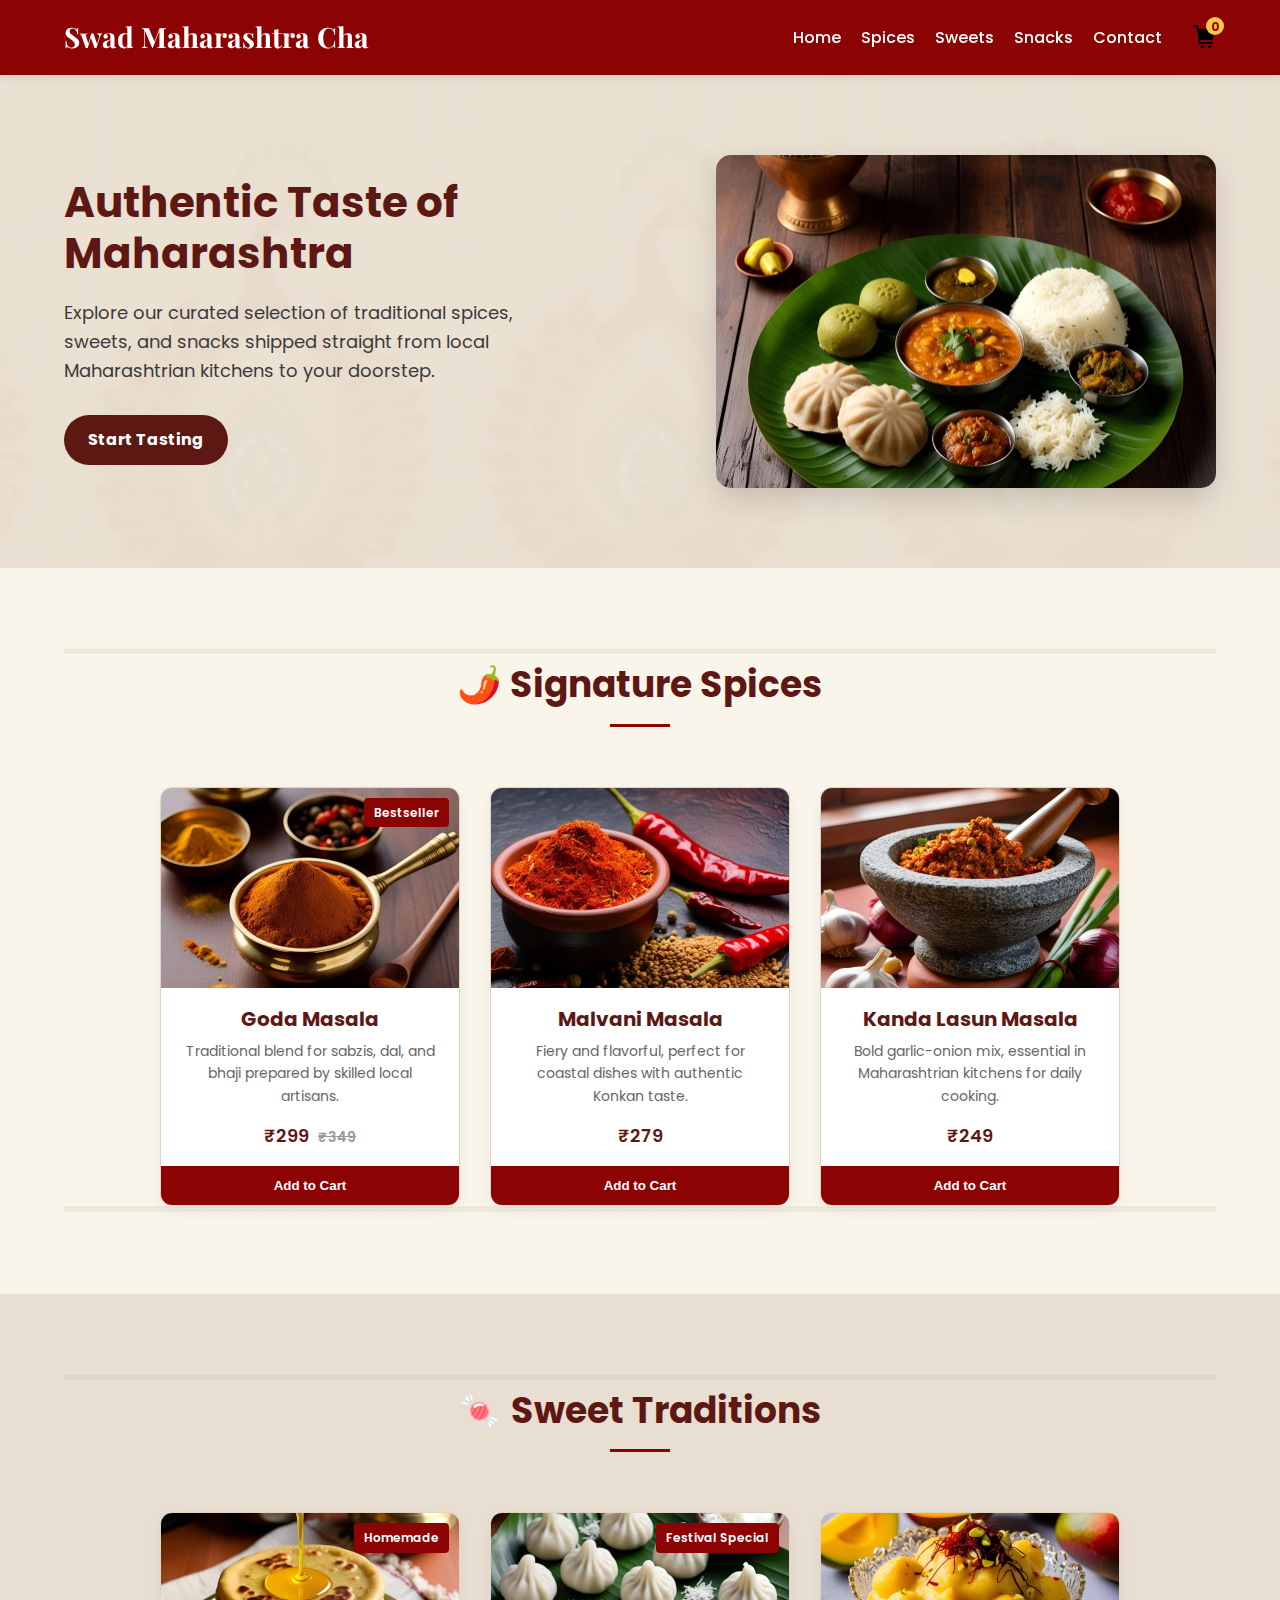
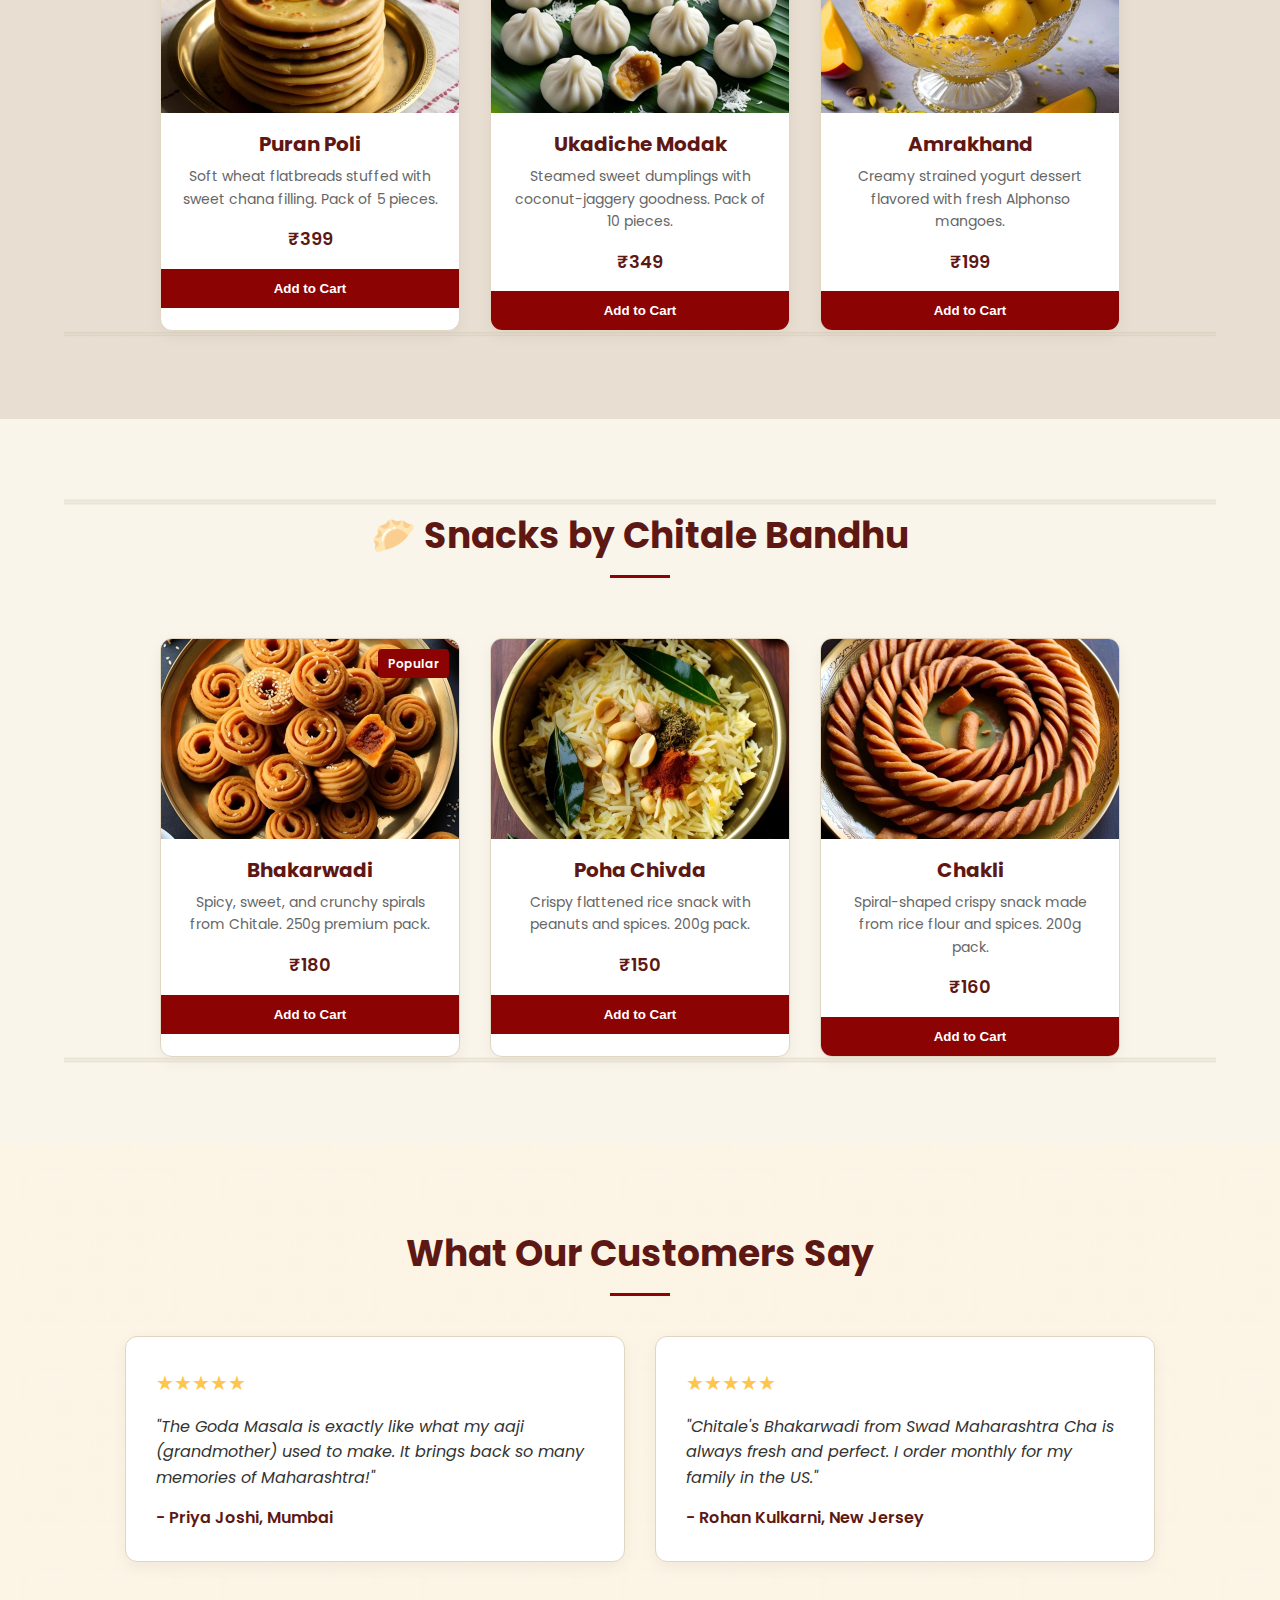
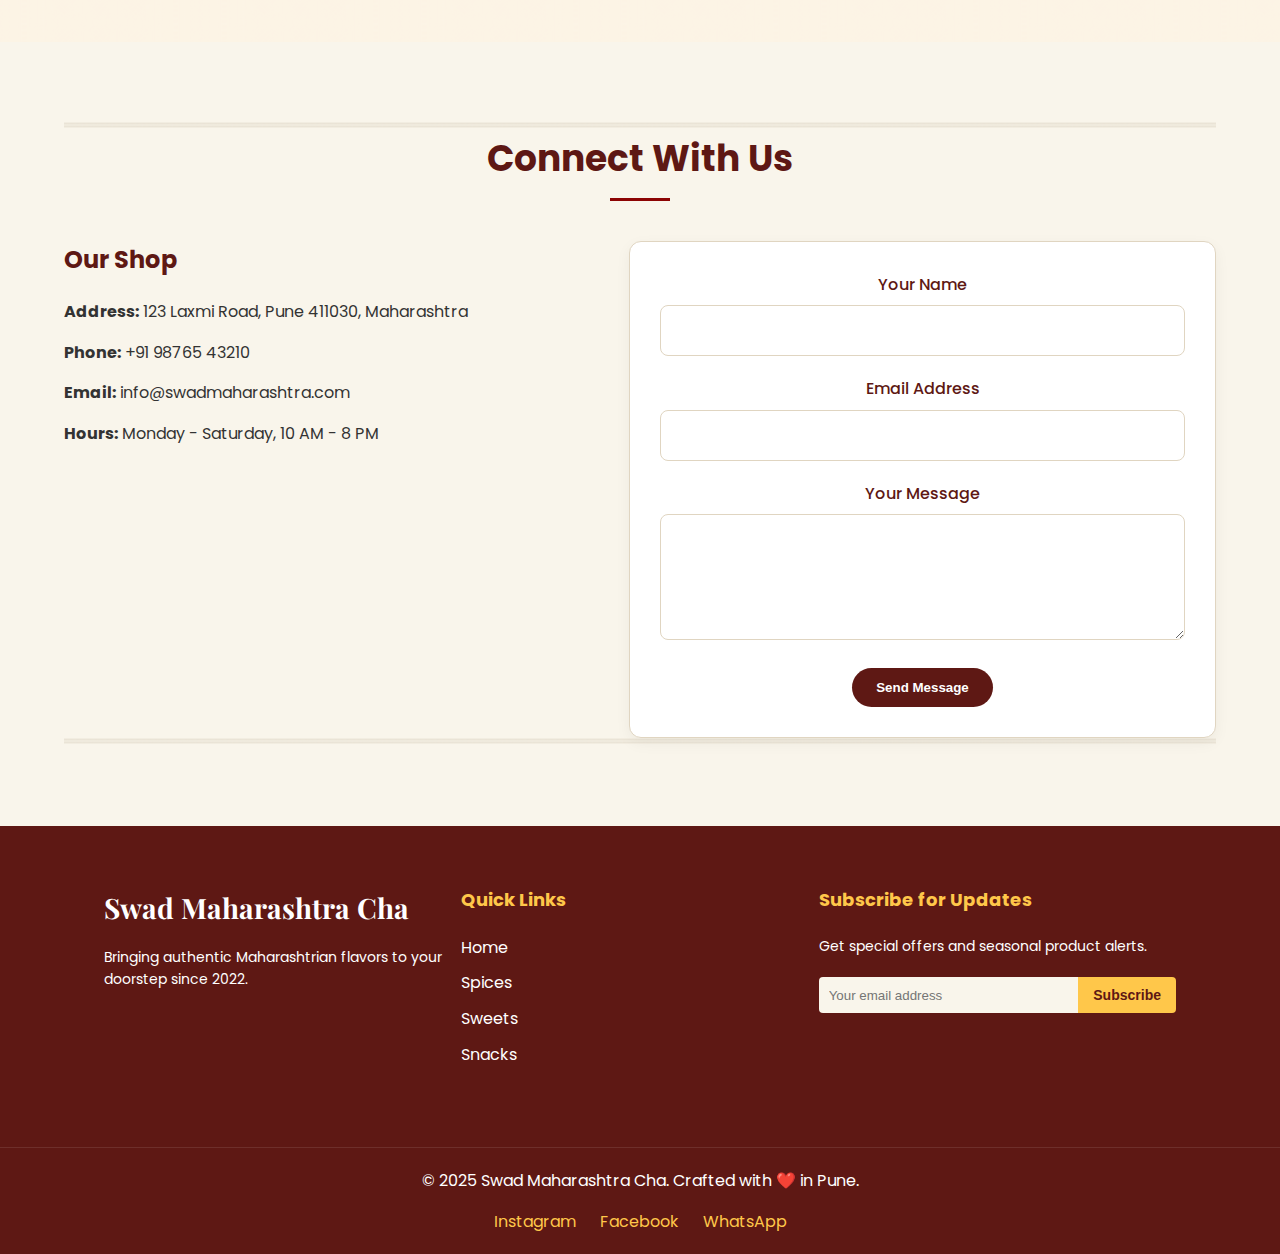
<file: index.html>
<!DOCTYPE html>
<html lang="en">
  <head>
    <meta charset="UTF-8" />
    <meta name="viewport" content="width=device-width, initial-scale=1.0" />

    <!-- PWA Theme Color -->
    <meta name="theme-color" content="#b22222" />

    <!-- SEO Meta Tags -->
    <meta
      name="description"
      content="Authentic Maharashtrian Spices & Food – Buy famous spices, masalas, and traditional items like Puran Poli, Bhakarwadi, Modaks, and Chitale Bandhu snacks online."
    />
    <meta
      name="keywords"
      content="Maharashtrian food, Goda masala, Bhakarwadi, Modaks, Puran Poli, Chitale Bandhu snacks, Malvani masala, online spice store"
    />
    <meta name="author" content="Swad Maharashtra Cha" />

    <title>Swad Maharashtra Cha - Authentic Maharashtrian Food</title>

    <!-- Manifest File for PWA -->
    <link rel="manifest" href="manifest.json" />

    <!-- Stylesheet -->
    <link rel="stylesheet" href="style.css" />

    <!-- Google Fonts -->
    <link
      href="https://fonts.googleapis.com/css2?family=Playfair+Display:wght@400;700&family=Poppins:wght@300;400;500;600&display=swap"
      rel="stylesheet"
    />
  </head>
  <body>
    <header>
      <div class="logo">Swad Maharashtra Cha</div>
      <nav>
        <a href="#home">Home</a>
        <a href="#spices">Spices</a>
        <a href="#sweets">Sweets</a>
        <a href="#snacks">Snacks</a>
        <a href="#contact">Contact</a>
        <div class="cart-icon">
          <img src="images/cart.svg" alt="Cart" />
          <span class="cart-count">0</span>
        </div>
      </nav>
    </header>

    <section class="hero" id="home">
      <div class="hero-text">
        <h1>Authentic Taste of Maharashtra</h1>
        <p>
          Explore our curated selection of traditional spices, sweets, and
          snacks shipped straight from local Maharashtrian kitchens to your
          doorstep.
        </p>
        <a href="#spices" class="btn">Start Tasting</a>
      </div>
      <div class="hero-img">
        <img src="images/maharashtra-feast.webp" alt="Maharashtrian Feast" />
      </div>
    </section>

    <section class="section" id="spices">
      <h2>🌶️ Signature Spices</h2>
      <div class="product-grid">
        <div class="card">
          <div class="card-img">
            <img src="images/goda-masala.webp" alt="Goda Masala" />
            <div class="card-badge">Bestseller</div>
          </div>
          <h3>Goda Masala</h3>
          <p>
            Traditional blend for sabzis, dal, and bhaji prepared by skilled
            local artisans.
          </p>
          <div class="card-price">₹299 <span class="old-price">₹349</span></div>
          <button class="add-to-cart">Add to Cart</button>
        </div>

        <div class="card">
          <div class="card-img">
            <img src="images/malvani-masala.webp" alt="Malvani Masala" />
          </div>
          <h3>Malvani Masala</h3>
          <p>
            Fiery and flavorful, perfect for coastal dishes with authentic
            Konkan taste.
          </p>
          <div class="card-price">₹279</div>
          <button class="add-to-cart">Add to Cart</button>
        </div>

        <div class="card">
          <div class="card-img">
            <img src="images/kanda-lasun.webp" alt="Kanda Lasun Masala" />
          </div>
          <h3>Kanda Lasun Masala</h3>
          <p>
            Bold garlic-onion mix, essential in Maharashtrian kitchens for daily
            cooking.
          </p>
          <div class="card-price">₹249</div>
          <button class="add-to-cart">Add to Cart</button>
        </div>
      </div>
    </section>

    <section class="section" id="sweets">
      <h2>🍬 Sweet Traditions</h2>
      <div class="product-grid">
        <div class="card">
          <div class="card-img">
            <img src="images/puran-poli.webp" alt="Puran Poli" />
            <div class="card-badge">Homemade</div>
          </div>
          <h3>Puran Poli</h3>
          <p>
            Soft wheat flatbreads stuffed with sweet chana filling. Pack of 5
            pieces.
          </p>
          <div class="card-price">₹399</div>
          <button class="add-to-cart">Add to Cart</button>
        </div>

        <div class="card">
          <div class="card-img">
            <img src="images/modak.webp" alt="Ukadiche Modak" />
            <div class="card-badge">Festival Special</div>
          </div>
          <h3>Ukadiche Modak</h3>
          <p>
            Steamed sweet dumplings with coconut-jaggery goodness. Pack of 10
            pieces.
          </p>
          <div class="card-price">₹349</div>
          <button class="add-to-cart">Add to Cart</button>
        </div>

        <div class="card">
          <div class="card-img">
            <img src="images/shrikhand.webp" alt="Amrakhand" />
          </div>
          <h3>Amrakhand</h3>
          <p>
            Creamy strained yogurt dessert flavored with fresh Alphonso mangoes.
          </p>
          <div class="card-price">₹199</div>
          <button class="add-to-cart">Add to Cart</button>
        </div>
      </div>
    </section>

    <section class="section" id="snacks">
      <h2>🥟 Snacks by Chitale Bandhu</h2>
      <div class="product-grid">
        <div class="card">
          <div class="card-img">
            <img src="images/bhakarwadi.webp" alt="Bhakarwadi" />
            <div class="card-badge">Popular</div>
          </div>
          <h3>Bhakarwadi</h3>
          <p>
            Spicy, sweet, and crunchy spirals from Chitale. 250g premium pack.
          </p>
          <div class="card-price">₹180</div>
          <button class="add-to-cart">Add to Cart</button>
        </div>

        <div class="card">
          <div class="card-img">
            <img src="images/chivda.webp" alt="Poha Chivda" />
          </div>
          <h3>Poha Chivda</h3>
          <p>Crispy flattened rice snack with peanuts and spices. 200g pack.</p>
          <div class="card-price">₹150</div>
          <button class="add-to-cart">Add to Cart</button>
        </div>

        <div class="card">
          <div class="card-img">
            <img src="images/chakli.webp" alt="Chakli" />
          </div>
          <h3>Chakli</h3>
          <p>
            Spiral-shaped crispy snack made from rice flour and spices. 200g
            pack.
          </p>
          <div class="card-price">₹160</div>
          <button class="add-to-cart">Add to Cart</button>
        </div>
      </div>
    </section>

    <section class="testimonials">
      <h2>What Our Customers Say</h2>
      <div class="testimonials-grid">
        <div class="testimonial-card">
          <div class="stars">★★★★★</div>
          <p>
            "The Goda Masala is exactly like what my aaji (grandmother) used to
            make. It brings back so many memories of Maharashtra!"
          </p>
          <div class="customer">- Priya Joshi, Mumbai</div>
        </div>
        <div class="testimonial-card">
          <div class="stars">★★★★★</div>
          <p>
            "Chitale's Bhakarwadi from Swad Maharashtra Cha is always fresh and
            perfect. I order monthly for my family in the US."
          </p>
          <div class="customer">- Rohan Kulkarni, New Jersey</div>
        </div>
      </div>
    </section>

    <section class="section" id="contact">
      <h2>Connect With Us</h2>
      <div class="contact-container">
        <div class="contact-info">
          <h3>Our Shop</h3>
          <p>
            <strong>Address:</strong> 123 Laxmi Road, Pune 411030, Maharashtra
          </p>
          <p><strong>Phone:</strong> +91 98765 43210</p>
          <p><strong>Email:</strong> info@swadmaharashtra.com</p>
          <p><strong>Hours:</strong> Monday - Saturday, 10 AM - 8 PM</p>
        </div>
        <div class="contact-form">
          <form>
            <div class="form-group">
              <label for="name">Your Name</label>
              <input type="text" id="name" required />
            </div>
            <div class="form-group">
              <label for="email">Email Address</label>
              <input type="email" id="email" required />
            </div>
            <div class="form-group">
              <label for="message">Your Message</label>
              <textarea id="message" rows="4" required></textarea>
            </div>
            <button type="submit" class="btn">Send Message</button>
          </form>
        </div>
      </div>
    </section>

    <footer>
      <div class="footer-content">
        <div class="footer-logo">
          <div class="logo">Swad Maharashtra Cha</div>
          <p>
            Bringing authentic Maharashtrian flavors to your doorstep since
            2022.
          </p>
        </div>
        <div class="footer-links">
          <h4>Quick Links</h4>
          <a href="#home">Home</a>
          <a href="#spices">Spices</a>
          <a href="#sweets">Sweets</a>
          <a href="#snacks">Snacks</a>
        </div>
        <div class="footer-newsletter">
          <h4>Subscribe for Updates</h4>
          <p>Get special offers and seasonal product alerts.</p>
          <div class="newsletter-form">
            <input type="email" placeholder="Your email address" />
            <button class="btn-small">Subscribe</button>
          </div>
        </div>
      </div>
      <div class="footer-bottom">
        <p>&copy; 2025 Swad Maharashtra Cha. Crafted with ❤️ in Pune.</p>
        <div class="socials">
          <a href="#">Instagram</a>
          <a href="#">Facebook</a>
          <a href="#">WhatsApp</a>
        </div>
      </div>
    </footer>

    <script>
      if ("serviceWorker" in navigator) {
        window.addEventListener("load", () => {
          navigator.serviceWorker
            .register("serviceworker.js")
            .then((registration) => {
              console.log("✅ Service Worker registered! Scope:", registration.scope);
   
              // 🔔 Request Push Notification Permission
              if ("PushManager" in window) {
                Notification.requestPermission().then((permission) => {
                  if (permission === "granted") {
                    console.log("🔔 Push notifications granted.");
                  } else {
                    console.log("🔕 Push notifications denied.");
                  }
                });
              }
   
              // 🔄 Register Background Sync
              if ("SyncManager" in window) {
                navigator.serviceWorker.ready.then((swReg) => {
                  swReg.sync.register("sync-data").then(() => {
                    console.log("🔄 Sync registered");
                  }).catch((err) => {
                    console.log("❌ Sync registration failed:", err);
                  });
                });
              }
            })
            .catch((error) => {
              console.log("❌ Service Worker registration failed:", error);
            });
        });
      }
    </script>
</body>
</html>
</file>
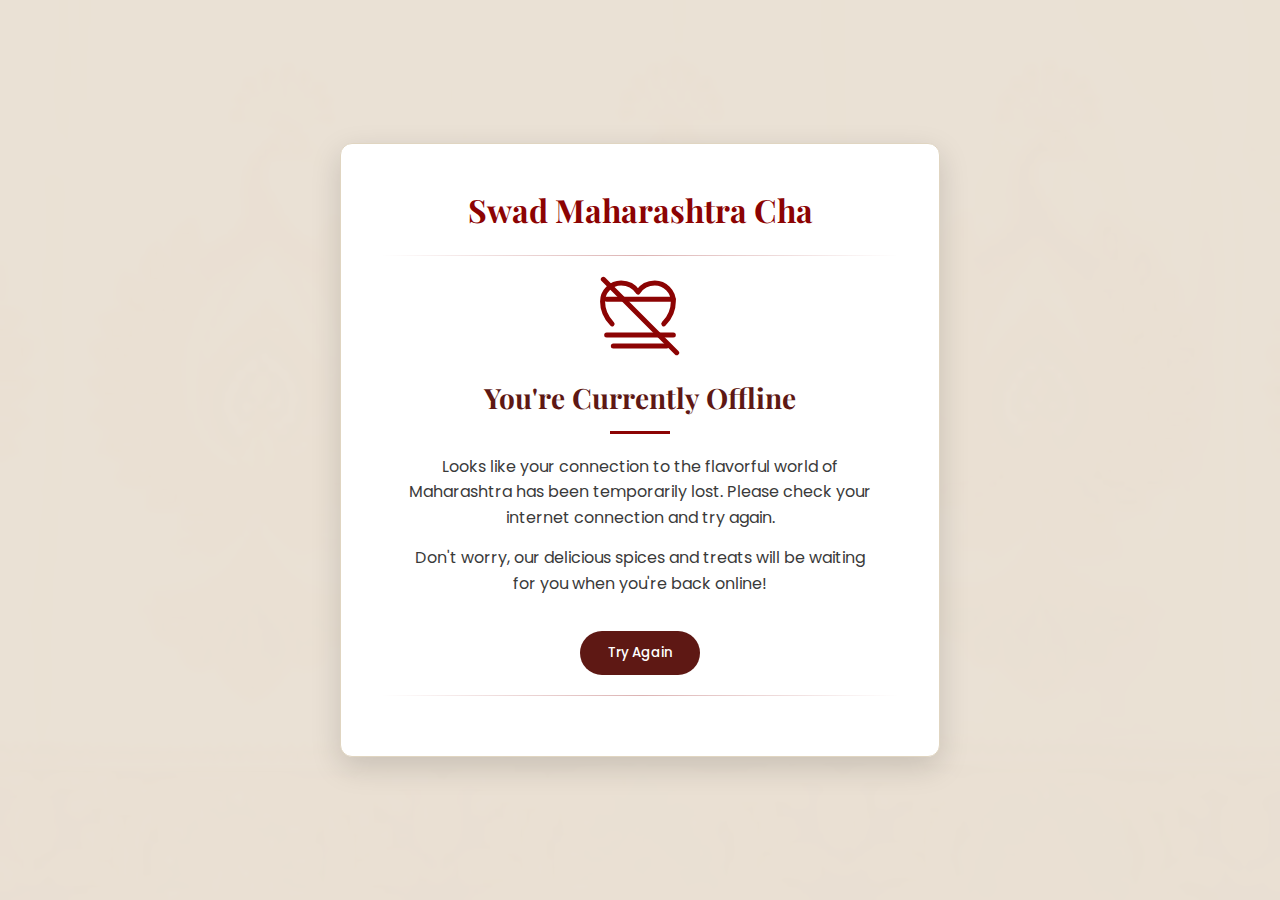
<file: offline.html>
<!DOCTYPE html>
<html lang="en">
<head>
  <meta charset="UTF-8" />
  <meta name="viewport" content="width=device-width, initial-scale=1.0" />
  
  <!-- PWA Theme Color -->
  <meta name="theme-color" content="#8c0303" />
  
  <title>Offline - Swad Maharashtra Cha</title>
  
  <!-- Google Fonts -->
  <link href="https://fonts.googleapis.com/css2?family=Playfair+Display:wght@400;700&family=Poppins:wght@300;400;500;600&display=swap" rel="stylesheet" />
  
  <style>
    * {
      margin: 0;
      padding: 0;
      box-sizing: border-box;
    }
    
    body {
      font-family: "Poppins", sans-serif;
      background-color: #f9f5eb;
      color: #333;
      line-height: 1.6;
      min-height: 100vh;
      display: flex;
      flex-direction: column;
      justify-content: center;
      align-items: center;
      padding: 20px;
      background-image: url("images/paithani-pattern.webp");
      background-size: cover;
      background-blend-mode: overlay;
      position: relative;
    }
    
    body::before {
      content: "";
      position: absolute;
      top: 0;
      left: 0;
      right: 0;
      bottom: 0;
      background-color: rgba(232, 222, 209, 0.9);
      z-index: -1;
    }
    
    .offline-container {
      max-width: 600px;
      text-align: center;
      background-color: white;
      padding: 40px;
      border-radius: 12px;
      box-shadow: 0 10px 30px rgba(0, 0, 0, 0.15);
      border: 1px solid #e0d5c1;
      position: relative;
      z-index: 1;
    }
    
    .logo {
      font-family: "Playfair Display", serif;
      font-size: 32px;
      font-weight: bold;
      color: #8c0303;
      margin-bottom: 20px;
    }
    
    .decorative-line {
      height: 1px;
      width: 100%;
      background: linear-gradient(to right, transparent, #8c0303, transparent);
      margin: 20px 0;
      opacity: 0.3;
    }
    
    .offline-icon {
      width: 80px;
      height: 80px;
      margin: 20px auto;
    }
    
    .offline-icon svg {
      width: 100%;
      height: 100%;
    }
    
    h1 {
      font-size: 28px;
      color: #5e1814;
      margin: 20px 0;
      font-family: "Playfair Display", serif;
      position: relative;
    }
    
    h1::after {
      content: "";
      display: block;
      width: 60px;
      height: 3px;
      background-color: #8c0303;
      margin: 10px auto 0;
    }
    
    p {
      font-size: 16px;
      margin-bottom: 15px;
      color: #3a3a3a;
      max-width: 90%;
      margin-left: auto;
      margin-right: auto;
    }
    
    .btn {
      background-color: #5e1814;
      color: white;
      padding: 12px 28px;
      border-radius: 30px;
      text-decoration: none;
      font-weight: 500;
      display: inline-block;
      transition: all 0.3s ease;
      border: none;
      cursor: pointer;
      margin-top: 20px;
      font-family: "Poppins", sans-serif;
    }
    
    .btn:hover {
      background-color: #8c0303;
      transform: translateY(-2px);
      box-shadow: 0 4px 8px rgba(0, 0, 0, 0.1);
    }
    
    /* Responsive styles */
    @media (max-width: 576px) {
      .offline-container {
        padding: 30px 20px;
      }
      
      h1 {
        font-size: 24px;
      }
      
      .logo {
        font-size: 24px;
      }
      
      .offline-icon {
        width: 60px;
        height: 60px;
      }
    }
  </style>
</head>
<body>
  <div class="offline-container">
    <div class="logo">Swad Maharashtra Cha</div>
    
    <div class="decorative-line"></div>
    
    <div class="offline-icon">
      <svg viewBox="0 0 24 24" fill="none" xmlns="http://www.w3.org/2000/svg">
        <path d="M19.14 14.36C20.91 12.54 22 10.05 22 7.64C22 4.6 19.5 2.09 16.45 2.09C14.33 2.09 12.47 3.17 11.39 4.8C10.32 3.17 8.46 2.09 6.33 2.09C3.28 2.09 0.77 4.6 0.77 7.64C0.77 10.05 1.87 12.54 3.63 14.36" stroke="#8c0303" stroke-width="1.5" stroke-linecap="round" stroke-linejoin="round"/>
        <path d="M22 17.72L2 17.72" stroke="#8c0303" stroke-width="1.5" stroke-linecap="round" stroke-linejoin="round"/>
        <path d="M20 21L4 21" stroke="#8c0303" stroke-width="1.5" stroke-linecap="round" stroke-linejoin="round"/>
        <path d="M2 7L22 7" stroke="#8c0303" stroke-width="1.5" stroke-linecap="round" stroke-linejoin="round"/>
        <path d="M1 1L23 23" stroke="#8c0303" stroke-width="1.5" stroke-linecap="round" stroke-linejoin="round"/>
      </svg>
    </div>
    
    <h1>You're Currently Offline</h1>
    
    <p>Looks like your connection to the flavorful world of Maharashtra has been temporarily lost. Please check your internet connection and try again.</p>
    
    <p>Don't worry, our delicious spices and treats will be waiting for you when you're back online!</p>
    
    <button class="btn" onclick="window.location.reload()">Try Again</button>
    
    <div class="decorative-line"></div>
  </div>
</body>
</html>
</file>
<file: style.css>
/* Base Styles */
* {
  margin: 0;
  padding: 0;
  box-sizing: border-box;
}

html {
  scroll-behavior: smooth;
}

body {
  font-family: "Poppins", sans-serif;
  background-color: #f9f5eb;
  color: #333;
  line-height: 1.6;
}

a {
  text-decoration: none;
  color: inherit;
}

img {
  max-width: 100%;
  display: block;
}

/* Header Styles */
header {
  background-color: #8c0303;
  color: white;
  padding: 15px 5%;
  display: flex;
  justify-content: space-between;
  align-items: center;
  position: sticky;
  top: 0;
  z-index: 100;
  box-shadow: 0 2px 10px rgba(0, 0, 0, 0.1);
}

.logo {
  font-family: "Playfair Display", serif;
  font-size: 28px;
  font-weight: bold;
}

nav {
  display: flex;
  align-items: center;
}

nav a {
  color: white;
  margin-left: 20px;
  text-decoration: none;
  font-weight: 500;
  transition: color 0.3s ease;
}

nav a:hover {
  color: #ffc74a;
}

.cart-icon {
  position: relative;
  margin-left: 30px;
  cursor: pointer;
}

.cart-icon img {
  width: 24px;
  height: 24px;
}

.cart-count {
  position: absolute;
  top: -8px;
  right: -8px;
  background-color: #ffc74a;
  color: #8c0303;
  font-size: 12px;
  font-weight: bold;
  width: 18px;
  height: 18px;
  border-radius: 50%;
  display: flex;
  justify-content: center;
  align-items: center;
}

/* Hero Section */
.hero {
  display: flex;
  flex-wrap: wrap;
  justify-content: space-between;
  align-items: center;
  padding: 80px 5%;
  background-color: #e8ded1;
  background-image: url("images/paithani-pattern.webp");
  background-size: cover;
  background-blend-mode: overlay;
  position: relative;
}

.hero::before {
  content: "";
  position: absolute;
  top: 0;
  left: 0;
  right: 0;
  bottom: 0;
  background-color: rgba(232, 222, 209, 0.85);
  z-index: 1;
}

.hero-text {
  flex: 1;
  max-width: 550px;
  padding-right: 30px;
  position: relative;
  z-index: 2;
}

.hero-text h1 {
  font-size: 42px;
  color: #5e1814;
  margin-bottom: 20px;
  line-height: 1.2;
}

.hero-text p {
  font-size: 18px;
  margin-bottom: 30px;
  color: #3a3a3a;
}

.btn {
  background-color: #5e1814;
  color: white;
  padding: 12px 24px;
  border-radius: 30px;
  text-decoration: none;
  font-weight: bold;
  display: inline-block;
  transition: all 0.3s ease;
  border: none;
  cursor: pointer;
}

.btn:hover {
  background-color: #8c0303;
  transform: translateY(-2px);
  box-shadow: 0 4px 8px rgba(0, 0, 0, 0.1);
}

.btn-small {
  padding: 8px 16px;
  font-size: 14px;
}

.hero-img {
  flex: 1;
  max-width: 500px;
  position: relative;
  z-index: 2;
}

.hero-img img {
  width: 100%;
  border-radius: 15px;
  box-shadow: 0 10px 30px rgba(0, 0, 0, 0.15);
  transition: transform 0.3s ease;
}

.hero-img img:hover {
  transform: scale(1.02);
}

/* Section Styles */
.section {
  padding: 80px 5%;
  text-align: center;
}

.section:nth-child(odd) {
  background-color: #f9f5eb;
}

.section:nth-child(even) {
  background-color: #e8ded1;
}

.section h2 {
  font-size: 36px;
  color: #5e1814;
  margin-bottom: 40px;
  position: relative;
  display: inline-block;
}

.section h2::after {
  content: "";
  display: block;
  width: 60px;
  height: 3px;
  background-color: #8c0303;
  margin: 10px auto 0;
}

/* Product Cards */
.product-grid {
  display: flex;
  justify-content: center;
  gap: 30px;
  flex-wrap: wrap;
  margin-top: 20px;
}

.card {
  background-color: white;
  border-radius: 12px;
  box-shadow: 0 5px 15px rgba(0, 0, 0, 0.05);
  width: 300px;
  overflow: hidden;
  transition: transform 0.3s ease, box-shadow 0.3s ease;
  border: 1px solid #e0d5c1;
}

.card:hover {
  transform: translateY(-8px);
  box-shadow: 0 10px 25px rgba(0, 0, 0, 0.1);
}

.card-img {
  position: relative;
  height: 200px;
  overflow: hidden;
}

.card img {
  width: 100%;
  height: 100%;
  object-fit: cover;
  transition: transform 0.5s ease;
}

.card:hover img {
  transform: scale(1.05);
}

.card-badge {
  position: absolute;
  top: 10px;
  right: 10px;
  background-color: #8c0303;
  color: white;
  padding: 5px 10px;
  font-size: 12px;
  font-weight: 600;
  border-radius: 4px;
}

.card h3 {
  font-size: 20px;
  padding: 15px 20px 5px;
  color: #5e1814;
}

.card p {
  padding: 0 20px 15px;
  font-size: 14px;
  color: #666;
}

.card-price {
  font-size: 18px;
  font-weight: 600;
  color: #5e1814;
  padding: 0 20px 15px;
}

.old-price {
  text-decoration: line-through;
  color: #999;
  font-size: 14px;
  margin-left: 5px;
}

.add-to-cart {
  background-color: #8c0303;
  color: white;
  border: none;
  width: 100%;
  padding: 12px 0;
  font-weight: 600;
  cursor: pointer;
  transition: background-color 0.3s ease;
}

.add-to-cart:hover {
  background-color: #5e1814;
}

/* Testimonials Section */
.testimonials {
  background-color: #fcf3e5;
  padding: 80px 5%;
  text-align: center;
  background-image: url("images/maharashtra-pattern.webp");
  background-size: 200px;
  background-repeat: repeat;
  background-blend-mode: soft-light;
  position: relative;
}

.testimonials::before {
  content: "";
  position: absolute;
  top: 0;
  left: 0;
  right: 0;
  bottom: 0;
  background-color: rgba(252, 243, 229, 0.92);
  z-index: 1;
}

.testimonials h2 {
  font-size: 36px;
  color: #5e1814;
  margin-bottom: 40px;
  position: relative;
  display: inline-block;
  z-index: 2;
}

.testimonials h2::after {
  content: "";
  display: block;
  width: 60px;
  height: 3px;
  background-color: #8c0303;
  margin: 10px auto 0;
}

.testimonials-grid {
  display: flex;
  justify-content: center;
  gap: 30px;
  flex-wrap: wrap;
  position: relative;
  z-index: 2;
}

.testimonial-card {
  background-color: white;
  border-radius: 12px;
  box-shadow: 0 5px 15px rgba(0, 0, 0, 0.05);
  padding: 30px;
  max-width: 500px;
  text-align: left;
  border: 1px solid #e0d5c1;
}

.stars {
  color: #ffc74a;
  font-size: 20px;
  margin-bottom: 15px;
}

.testimonial-card p {
  font-style: italic;
  margin-bottom: 15px;
  font-size: 16px;
}

.customer {
  font-weight: 600;
  color: #5e1814;
}

/* Contact Section */
.contact-container {
  display: flex;
  flex-wrap: wrap;
  justify-content: space-between;
  gap: 40px;
  max-width: 1200px;
  margin: 0 auto;
}

.contact-info {
  flex: 1;
  min-width: 300px;
  text-align: left;
}

.contact-info h3 {
  font-size: 24px;
  color: #5e1814;
  margin-bottom: 20px;
}

.contact-info p {
  margin-bottom: 15px;
}

.contact-form {
  flex: 1;
  min-width: 300px;
  background-color: white;
  border-radius: 12px;
  padding: 30px;
  box-shadow: 0 5px 15px rgba(0, 0, 0, 0.05);
  border: 1px solid #e0d5c1;
}

.form-group {
  margin-bottom: 20px;
}

.form-group label {
  display: block;
  margin-bottom: 8px;
  font-weight: 500;
  color: #5e1814;
}

.form-group input,
.form-group textarea {
  width: 100%;
  padding: 12px;
  border: 1px solid #e0d5c1;
  border-radius: 8px;
  font-family: inherit;
  font-size: 16px;
}

.form-group textarea {
  resize: vertical;
}

/* Footer */
footer {
  background-color: #5e1814;
  color: white;
  padding-top: 60px;
}

.footer-content {
  display: flex;
  flex-wrap: wrap;
  justify-content: space-between;
  max-width: 1200px;
  margin: 0 auto;
  padding: 0 5% 40px;
}

.footer-logo {
  flex: 1;
  min-width: 250px;
  margin-bottom: 30px;
}

.footer-logo p {
  margin-top: 15px;
  font-size: 14px;
}

.footer-links {
  flex: 1;
  min-width: 200px;
  display: flex;
  flex-direction: column;
  margin-bottom: 30px;
}

.footer-links h4 {
  margin-bottom: 20px;
  font-size: 18px;
  color: #ffc74a;
}

.footer-links a {
  margin-bottom: 10px;
  transition: color 0.3s ease;
}

.footer-links a:hover {
  color: #ffc74a;
}

.footer-newsletter {
  flex: 1;
  min-width: 300px;
}

.footer-newsletter h4 {
  margin-bottom: 20px;
  font-size: 18px;
  color: #ffc74a;
}

.footer-newsletter p {
  margin-bottom: 15px;
  font-size: 14px;
}

.newsletter-form {
  display: flex;
  margin-top: 20px;
}

.newsletter-form input {
  flex: 1;
  padding: 10px;
  border: none;
  border-radius: 4px 0 0 4px;
  background-color: #f9f5eb;
  color: #333;
}

.newsletter-form button {
  background-color: #ffc74a;
  color: #5e1814;
  border: none;
  padding: 10px 15px;
  border-radius: 0 4px 4px 0;
  cursor: pointer;
  font-weight: 600;
}

.footer-bottom {
  border-top: 1px solid rgba(255, 255, 255, 0.1);
  padding: 20px 5%;
  text-align: center;
}

.socials {
  margin-top: 15px;
}

.socials a {
  color: #ffc74a;
  margin: 0 10px;
  transition: color 0.3s ease;
}

.socials a:hover {
  color: white;
}

/* Traditional Maharashtra Decorative Elements */
.section::before,
.section::after {
  content: "";
  display: block;
  height: 8px;
  width: 100%;
  background-image: url("images/border-pattern.webp");
  background-repeat: repeat-x;
  background-size: 30px;
  opacity: 0.3;
}

/* Responsive Styles */
@media (max-width: 1024px) {
  .hero-text h1 {
    font-size: 36px;
  }

  .hero-text p {
    font-size: 16px;
  }

  .section h2 {
    font-size: 32px;
  }
}

@media (max-width: 768px) {
  .hero {
    flex-direction: column;
    padding: 60px 5%;
  }

  .hero-text {
    max-width: 100%;
    padding-right: 0;
    margin-bottom: 40px;
    text-align: center;
  }

  .hero-img {
    max-width: 100%;
  }

  .section {
    padding: 60px 5%;
  }

  .card {
    width: 100%;
    max-width: 350px;
  }

  .footer-content {
    flex-direction: column;
  }
}

@media (max-width: 576px) {
  header {
    flex-direction: column;
  }

  .logo {
    margin-bottom: 15px;
  }

  nav {
    flex-wrap: wrap;
    justify-content: center;
  }

  nav a {
    margin: 5px 10px;
    font-size: 14px;
  }

  .hero-text h1 {
    font-size: 30px;
  }

  .section h2 {
    font-size: 28px;
  }

  .testimonial-card {
    padding: 20px;
  }

  .newsletter-form {
    flex-direction: column;
  }

  .newsletter-form input,
  .newsletter-form button {
    width: 100%;
    border-radius: 4px;
    margin-bottom: 10px;
  }
}
</file>
